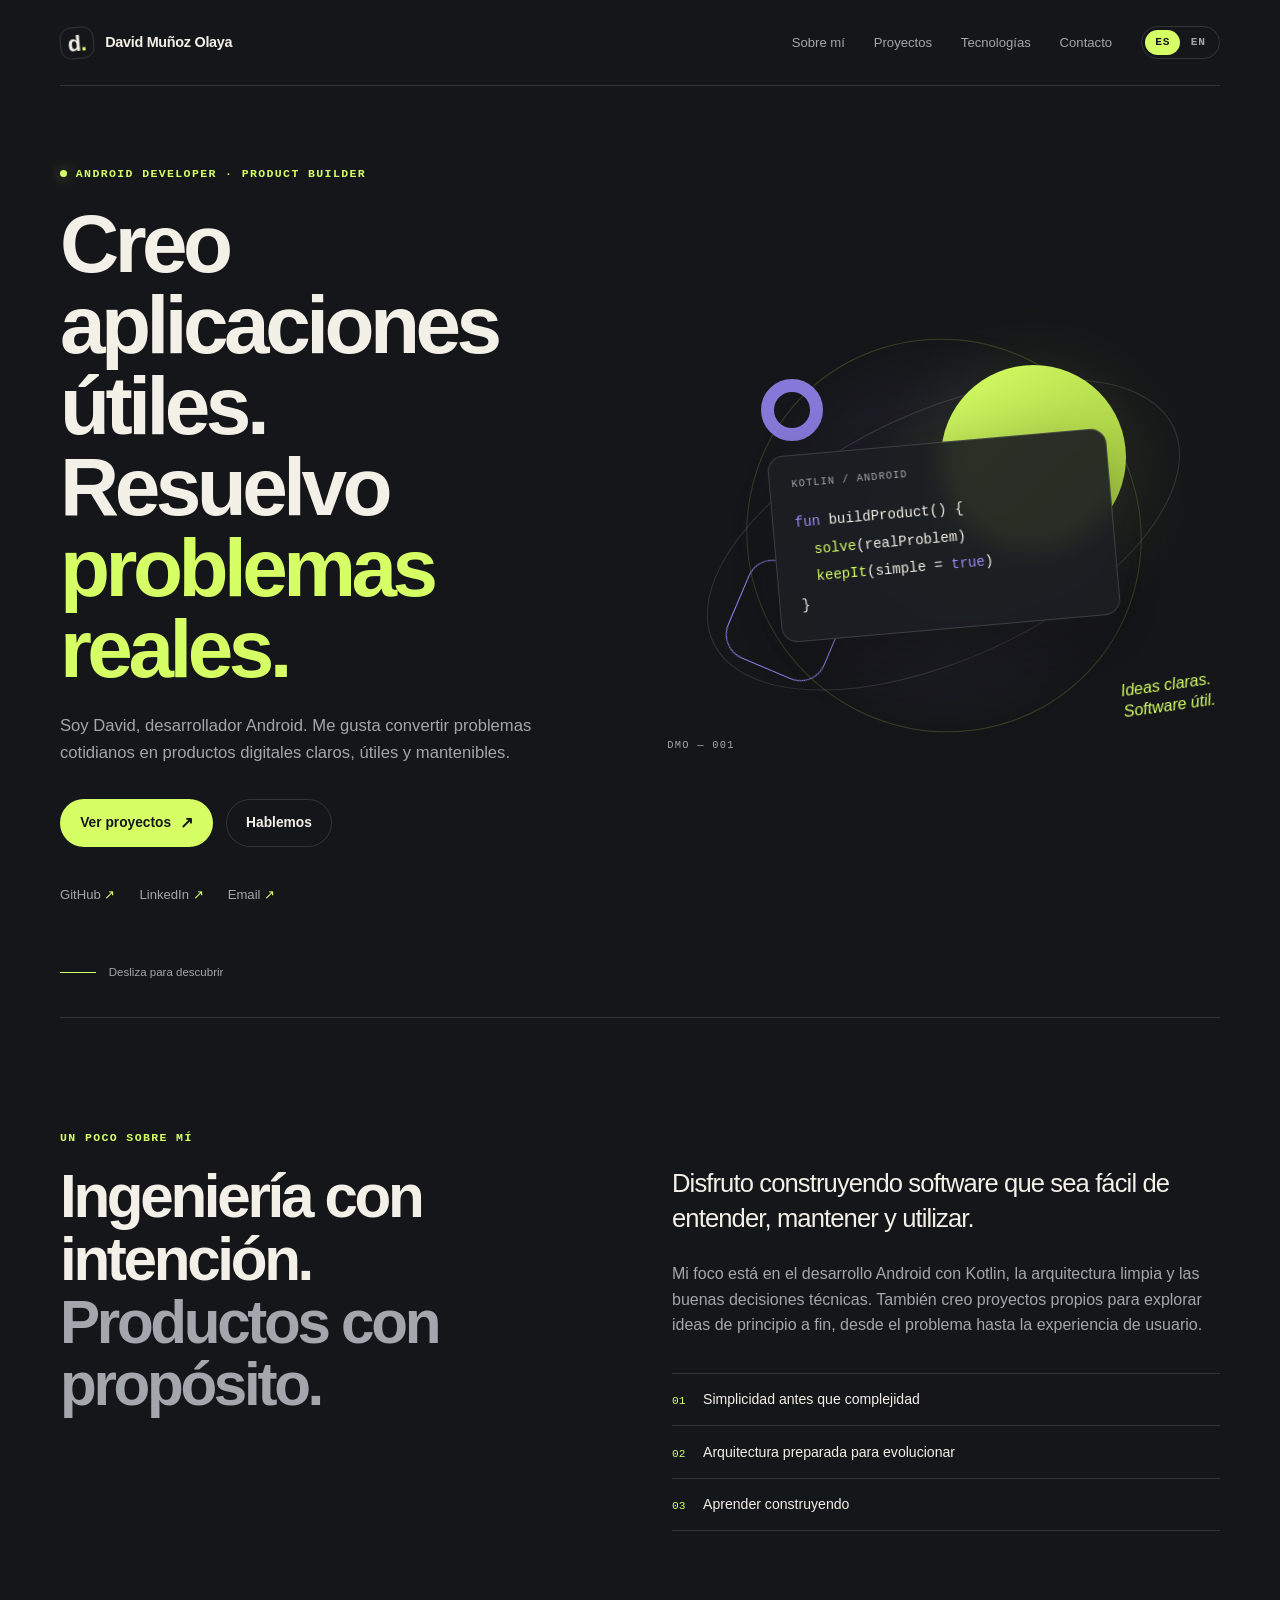
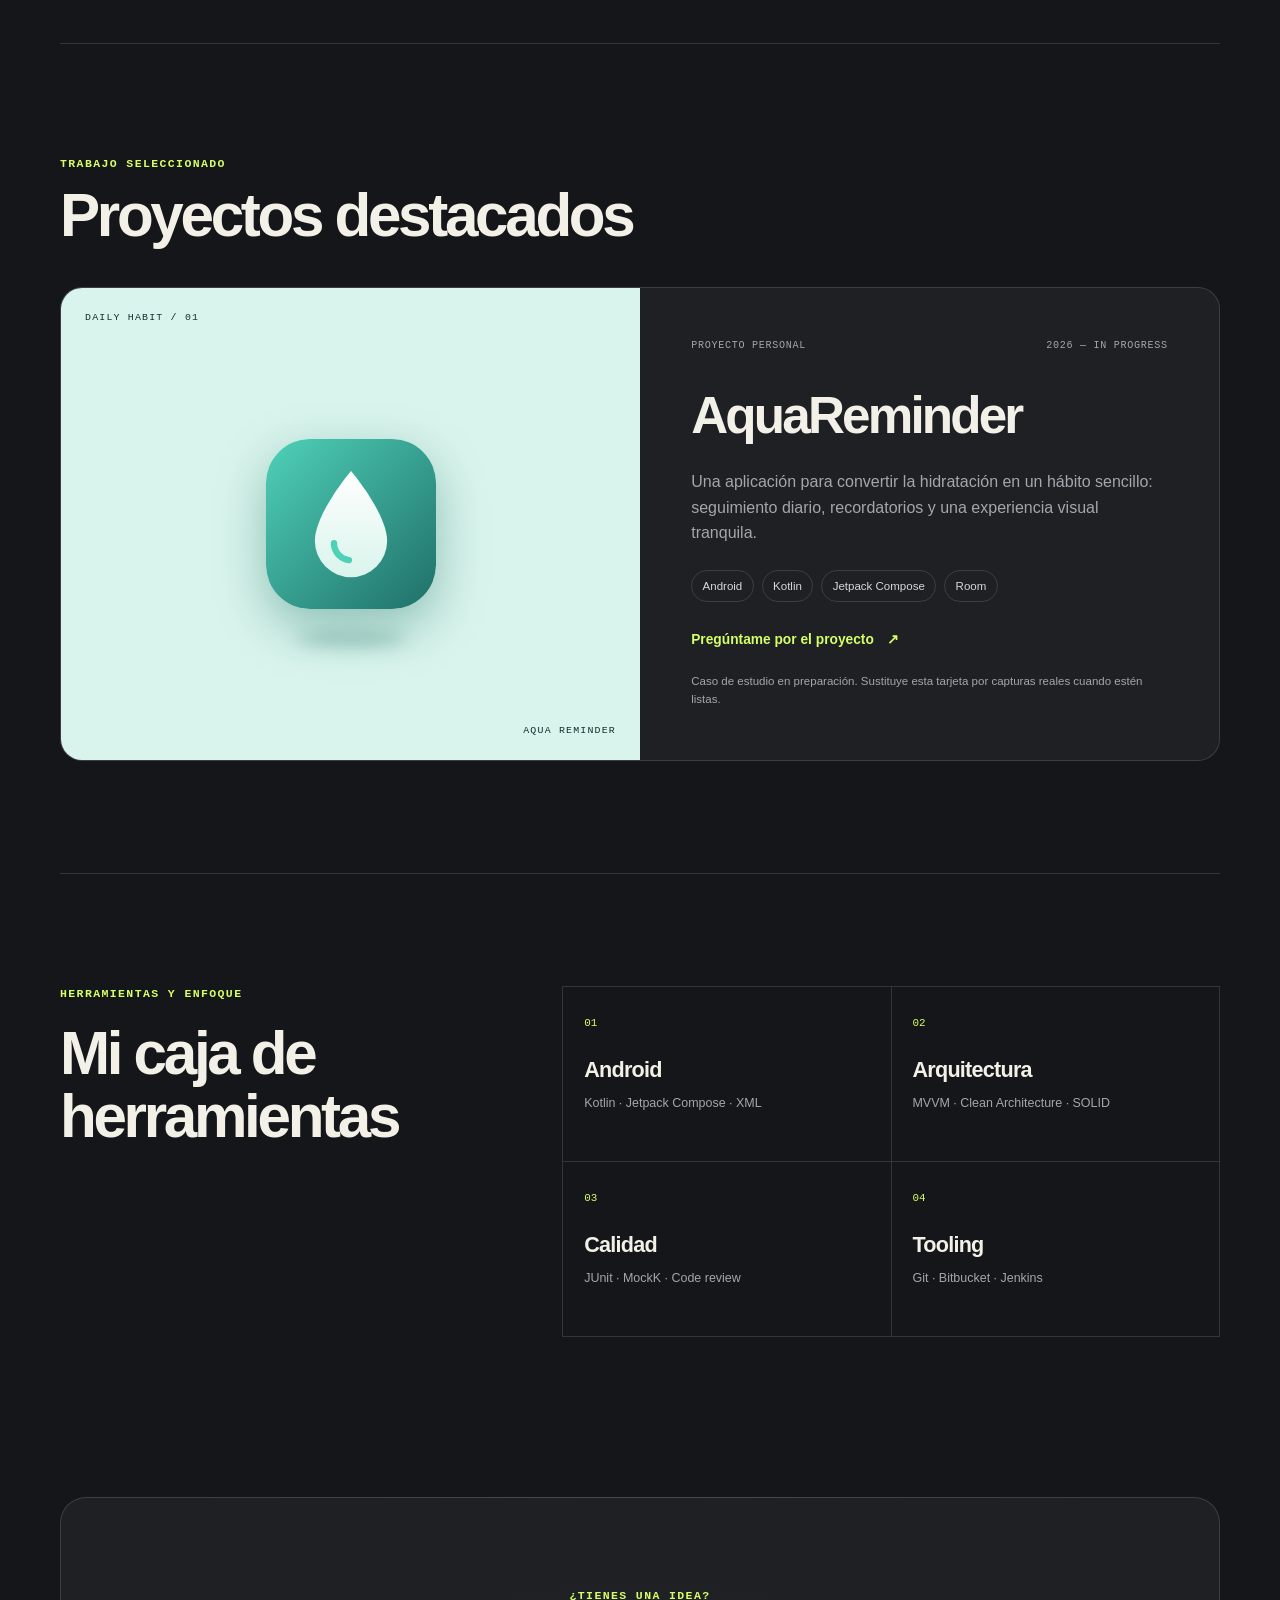
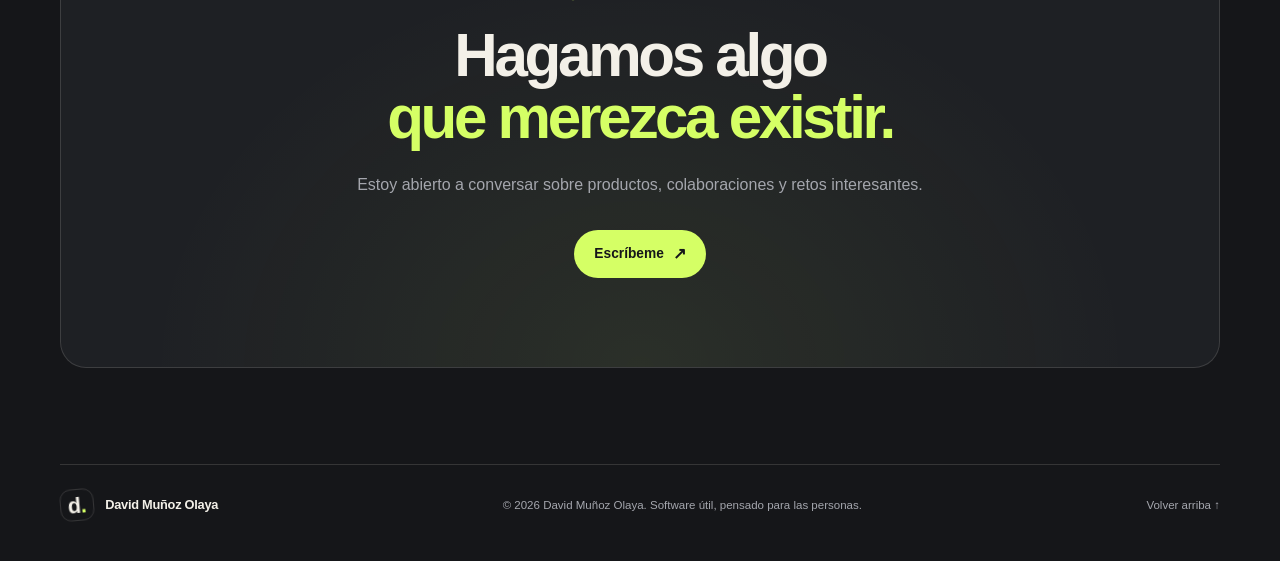
<file: index.html>
<!doctype html>
<html lang="es">
<head>
  <meta charset="utf-8">
  <meta name="viewport" content="width=device-width, initial-scale=1">
  <meta name="description" content="David Muñoz Olaya, Android Developer. Desarrollo aplicaciones útiles, soluciones mantenibles y productos digitales.">
  <meta name="theme-color" content="#151619">
  <meta property="og:title" content="David Muñoz Olaya — Android Developer">
  <meta property="og:description" content="Building useful apps. Solving real problems.">
  <meta property="og:type" content="website">
  <title>David Muñoz Olaya — Android Developer</title>
  <link rel="icon" href="assets/favicon.png" type="image/png">
  <link rel="stylesheet" href="css/styles.css">
  <script src="js/main.js" defer></script>
</head>
<body>
  <a class="skip-link" href="#main" data-i18n="skip">Saltar al contenido</a>

  <header class="site-header">
    <a class="brand" href="#home" aria-label="David Muñoz Olaya, inicio">
      <span class="brand-mark" aria-hidden="true">d<span>.</span></span>
      <span>David Muñoz Olaya</span>
    </a>
    <button class="menu-toggle" type="button" aria-expanded="false" aria-controls="primary-nav">
      <span class="sr-only" data-i18n="menu">Abrir menú</span><span></span><span></span>
    </button>
    <nav class="primary-nav" id="primary-nav" aria-label="Navegación principal">
      <a href="#about" data-i18n="navAbout">Sobre mí</a>
      <a href="#projects" data-i18n="navProjects">Proyectos</a>
      <a href="#toolbox" data-i18n="navToolbox">Tecnologías</a>
      <a href="#contact" data-i18n="navContact">Contacto</a>
      <button class="language-toggle" type="button" aria-label="Switch to English"><span class="is-active" data-lang="es">ES</span><span data-lang="en">EN</span></button>
    </nav>
  </header>

  <main id="main">
    <section class="hero section-wrap" id="home" aria-labelledby="hero-title">
      <div class="hero-copy">
        <p class="eyebrow"><span class="status-dot"></span><span data-i18n="eyebrow">ANDROID DEVELOPER · PRODUCT BUILDER</span></p>
        <h1 id="hero-title" data-i18n-html="heroTitle">Creo aplicaciones útiles.<br>Resuelvo <span class="accent">problemas reales.</span></h1>
        <p class="hero-description" data-i18n="heroDescription">Soy David, desarrollador Android. Me gusta convertir problemas cotidianos en productos digitales claros, útiles y mantenibles.</p>
        <div class="hero-actions">
          <a class="button button-primary" href="#projects"><span data-i18n="ctaProjects">Ver proyectos</span><span class="button-arrow" aria-hidden="true">↗</span></a>
          <a class="button button-secondary" href="#contact" data-i18n="ctaContact">Hablemos</a>
        </div>
        <div class="social-links" aria-label="Enlaces profesionales">
          <a href="https://github.com/dmolaya" target="_blank" rel="noreferrer">GitHub <span aria-hidden="true">↗</span></a>
          <a href="https://www.linkedin.com/in/david-muñoz-olaya" target="_blank" rel="noreferrer">LinkedIn <span aria-hidden="true">↗</span></a>
          <a href="mailto:dmolaya.dev@gmail.com" data-i18n-html="emailLink">Email <span aria-hidden="true">↗</span></a>
        </div>
      </div>

      <div class="hero-art" aria-label="Composición gráfica abstracta">
        <div class="orbit orbit-one"></div>
        <div class="orbit orbit-two"></div>
        <div class="shape shape-circle"></div>
        <div class="shape shape-square"></div>
        <div class="shape shape-ring"></div>
        <div class="code-card">
          <span class="code-card-label">KOTLIN / ANDROID</span>
          <code><span class="code-purple">fun</span> buildProduct() {<br>&nbsp;&nbsp;<span class="code-green">solve</span>(realProblem)<br>&nbsp;&nbsp;<span class="code-green">keepIt</span>(simple = <span class="code-purple">true</span>)<br>}</code>
        </div>
        <p class="art-note" data-i18n-html="artNote">Ideas claras.<br>Software útil.</p>
        <span class="art-index">DMO — 001</span>
      </div>
      <a class="scroll-cue" href="#about"><span class="scroll-line"></span><span data-i18n="scroll">Desliza para descubrir</span></a>
    </section>

    <section class="section section-wrap about-section" id="about">
      <div class="section-heading">
        <p class="eyebrow" data-i18n="aboutEyebrow">UN POCO SOBRE MÍ</p>
        <h2 data-i18n-html="aboutTitle">Ingeniería con intención.<br><span class="muted">Productos con propósito.</span></h2>
      </div>
      <div class="about-content">
        <p class="about-lead" data-i18n="aboutLead">Disfruto construyendo software que sea fácil de entender, mantener y utilizar.</p>
        <p class="body-copy" data-i18n="aboutBody">Mi foco está en el desarrollo Android con Kotlin, la arquitectura limpia y las buenas decisiones técnicas. También creo proyectos propios para explorar ideas de principio a fin, desde el problema hasta la experiencia de usuario.</p>
        <div class="principles">
          <div><span>01</span><strong data-i18n="principleOne">Simplicidad antes que complejidad</strong></div>
          <div><span>02</span><strong data-i18n="principleTwo">Arquitectura preparada para evolucionar</strong></div>
          <div><span>03</span><strong data-i18n="principleThree">Aprender construyendo</strong></div>
        </div>
      </div>
    </section>

    <section class="section section-wrap projects-section" id="projects">
      <div class="section-topline">
        <div>
          <p class="eyebrow" data-i18n="projectsEyebrow">TRABAJO SELECCIONADO</p>
          <h2 data-i18n="projectsTitle">Proyectos destacados</h2>
        </div>
      </div>
      <article class="project-card">
        <div class="project-visual aqua-visual">
          <span class="aqua-shadow" aria-hidden="true"></span>
          <img class="aqua-logo" src="assets/aquareminder-logo.svg" alt="Logo de AquaReminder" width="160" height="160">
          <div class="aqua-label aqua-label-top">DAILY HABIT / 01</div>
          <div class="aqua-label aqua-label-bottom">AQUA REMINDER</div>
        </div>
        <div class="project-details">
          <div class="project-meta"><span data-i18n="personalProject">PROYECTO PERSONAL</span><span>2026 — IN PROGRESS</span></div>
          <h3>AquaReminder</h3>
          <p data-i18n="aquaDescription">Una aplicación para convertir la hidratación en un hábito sencillo: seguimiento diario, recordatorios y una experiencia visual tranquila.</p>
          <ul class="tag-list" aria-label="Tecnologías">
            <li>Android</li><li>Kotlin</li><li>Jetpack Compose</li><li>Room</li>
          </ul>
          <a class="text-link" href="aquareminder.html" data-i18n-html="aquaLink">Pregúntame por el proyecto <span aria-hidden="true">↗</span></a>
          <p class="project-note" data-i18n="projectNote">Caso de estudio en preparación. Sustituye esta tarjeta por capturas reales cuando estén listas.</p>
        </div>
      </article>
    </section>

    <section class="section section-wrap toolbox-section" id="toolbox">
      <div class="section-heading">
        <p class="eyebrow" data-i18n="toolboxEyebrow">HERRAMIENTAS Y ENFOQUE</p>
        <h2 data-i18n="toolboxTitle">Mi caja de herramientas</h2>
      </div>
      <div class="toolbox-grid">
        <article class="toolbox-item"><span class="toolbox-number">01</span><h3>Android</h3><p>Kotlin · Jetpack Compose · XML</p></article>
        <article class="toolbox-item"><span class="toolbox-number">02</span><h3 data-i18n="toolboxArchitecture">Arquitectura</h3><p>MVVM · Clean Architecture · SOLID</p></article>
        <article class="toolbox-item"><span class="toolbox-number">03</span><h3 data-i18n="toolboxQuality">Calidad</h3><p>JUnit · MockK · Code review</p></article>
        <article class="toolbox-item"><span class="toolbox-number">04</span><h3>Tooling</h3><p>Git · Bitbucket · Jenkins</p></article>
      </div>
    </section>

    <section class="contact-section section-wrap" id="contact">
      <p class="eyebrow" data-i18n="contactEyebrow">¿TIENES UNA IDEA?</p>
      <h2 data-i18n-html="contactTitle">Hagamos algo<br><span class="accent">que merezca existir.</span></h2>
      <p data-i18n="contactDescription">Estoy abierto a conversar sobre productos, colaboraciones y retos interesantes.</p>
      <a class="button button-primary" href="mailto:dmolaya.dev@gmail.com" data-i18n-html="contactCta">Escríbeme <span class="button-arrow" aria-hidden="true">↗</span></a>
    </section>
  </main>

  <footer class="site-footer section-wrap">
    <a class="brand" href="#home"><span class="brand-mark">d<span>.</span></span><span>David Muñoz Olaya</span></a>
    <p>© <span id="year"></span> David Muñoz Olaya. <span data-i18n="footer">Software útil, pensado para las personas.</span></p>
    <a href="#home" class="back-top" data-i18n="backTop">Volver arriba ↑</a>
  </footer>
</body>
</html>
</file>
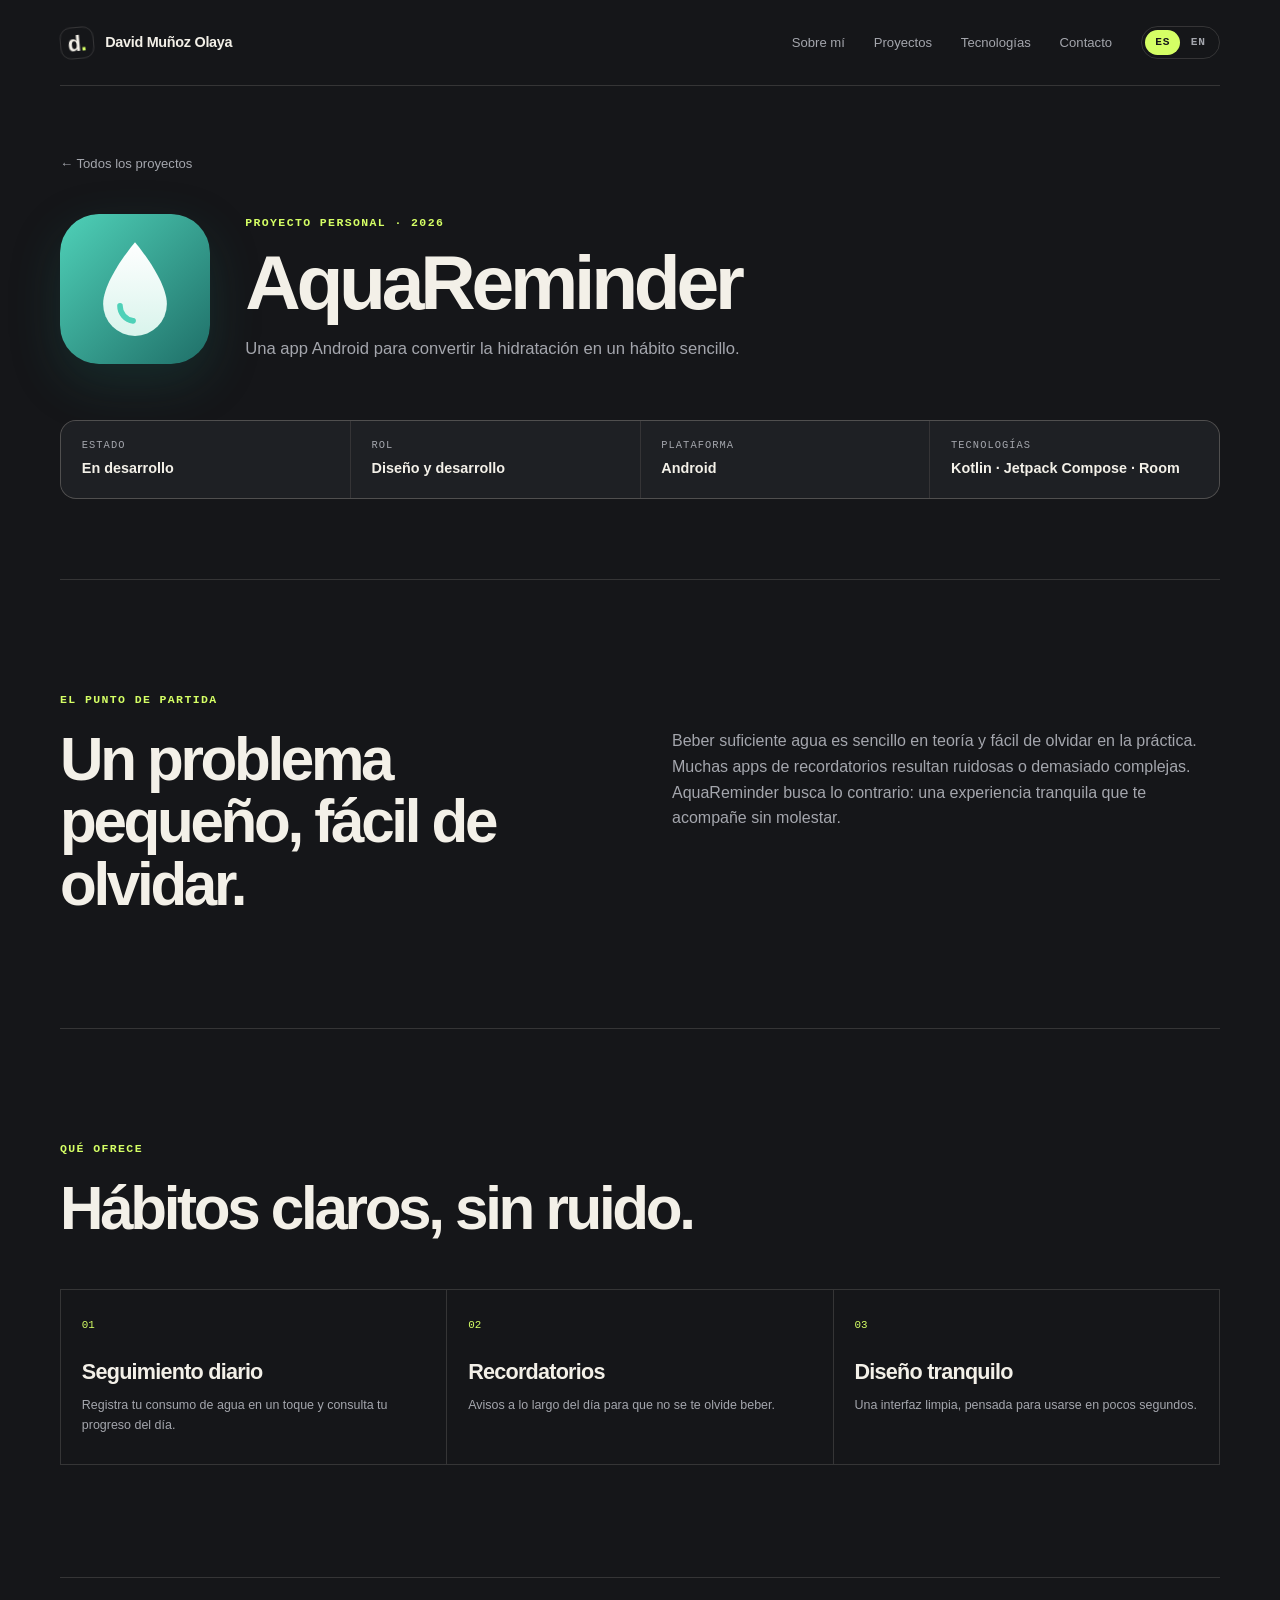
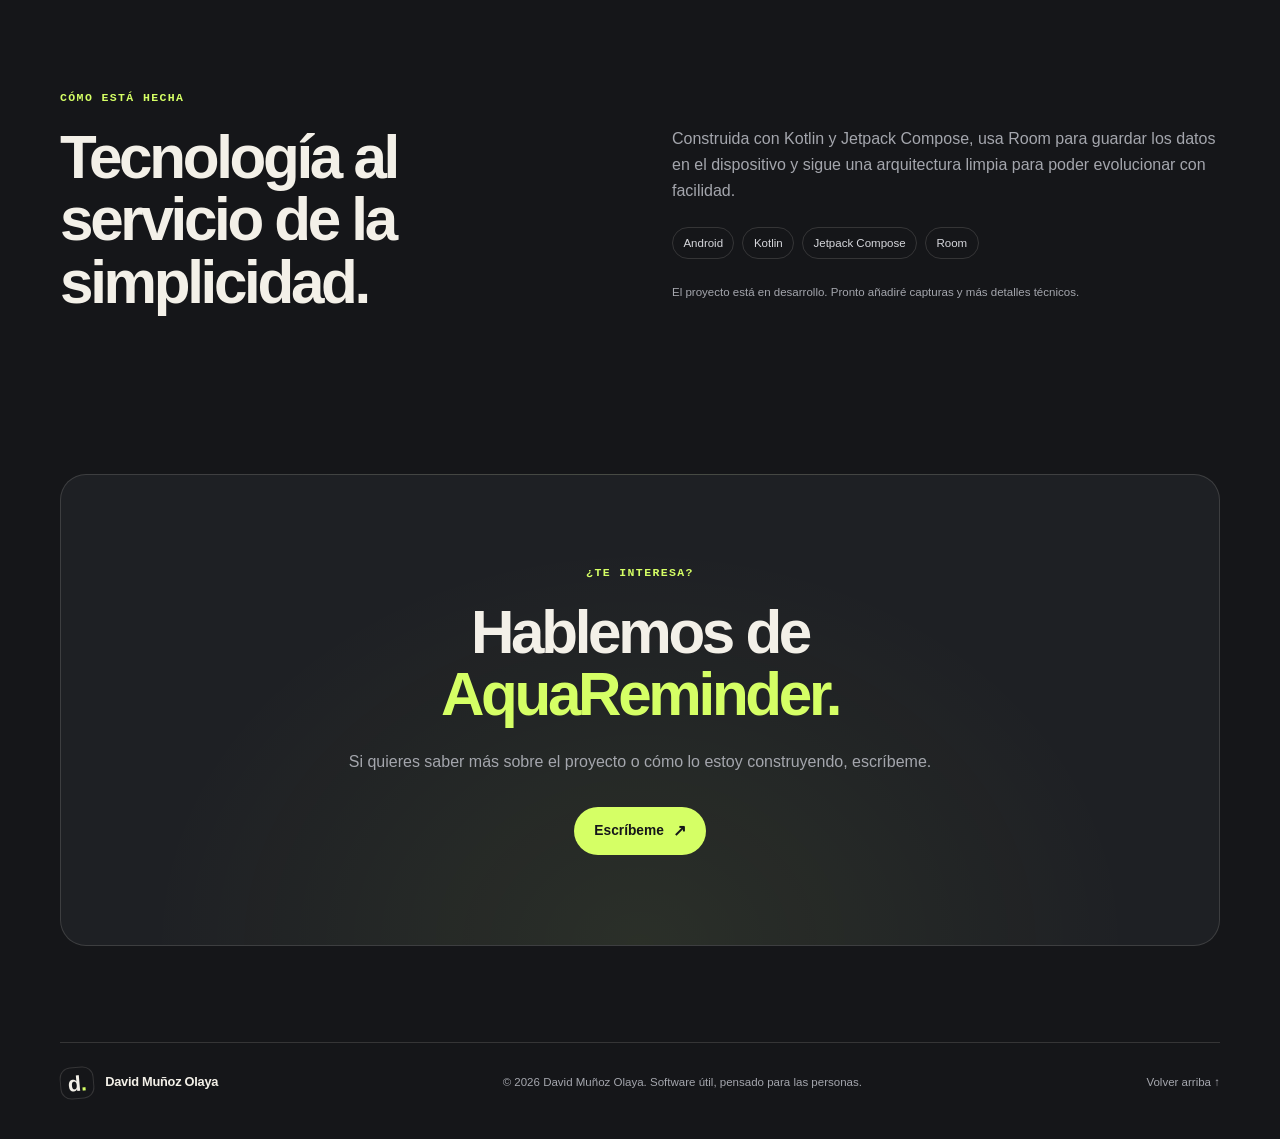
<file: aquareminder.html>
<!doctype html>
<html lang="es">
<head>
  <meta charset="utf-8">
  <meta name="viewport" content="width=device-width, initial-scale=1">
  <meta name="description" content="AquaReminder: una app Android para convertir la hidratación en un hábito sencillo.">
  <meta name="theme-color" content="#151619">
  <title>AquaReminder — David Muñoz Olaya</title>
  <link rel="icon" href="assets/favicon.png" type="image/png">
  <link rel="stylesheet" href="css/styles.css">
  <script src="js/main.js" defer></script>
</head>
<body>
  <a class="skip-link" href="#main" data-i18n="skip">Saltar al contenido</a>

  <header class="site-header">
    <a class="brand" href="index.html#home" aria-label="David Muñoz Olaya, inicio">
      <span class="brand-mark" aria-hidden="true">d<span>.</span></span>
      <span>David Muñoz Olaya</span>
    </a>
    <button class="menu-toggle" type="button" aria-expanded="false" aria-controls="primary-nav">
      <span class="sr-only" data-i18n="menu">Abrir menú</span><span></span><span></span>
    </button>
    <nav class="primary-nav" id="primary-nav" aria-label="Navegación principal">
      <a href="index.html#about" data-i18n="navAbout">Sobre mí</a>
      <a href="index.html#projects" data-i18n="navProjects">Proyectos</a>
      <a href="index.html#toolbox" data-i18n="navToolbox">Tecnologías</a>
      <a href="index.html#contact" data-i18n="navContact">Contacto</a>
      <button class="language-toggle" type="button" aria-label="Switch to English"><span class="is-active" data-lang="es">ES</span><span data-lang="en">EN</span></button>
    </nav>
  </header>

  <main id="main">
    <section class="section-wrap project-page-hero">
      <a class="back-link" href="index.html#projects" data-i18n="backToProjects">← Todos los proyectos</a>
      <div class="project-page-intro">
        <img class="project-page-logo" src="assets/aquareminder-logo.svg" alt="Logo de AquaReminder" width="160" height="160">
        <div>
          <p class="eyebrow" data-i18n="aquaPageEyebrow">PROYECTO PERSONAL · 2026</p>
          <h1>AquaReminder</h1>
          <p class="hero-description" data-i18n="aquaPageLead">Una app Android para convertir la hidratación en un hábito sencillo.</p>
        </div>
      </div>
      <dl class="project-facts">
        <div><dt data-i18n="factStatus">Estado</dt><dd data-i18n="factStatusValue">En desarrollo</dd></div>
        <div><dt data-i18n="factRole">Rol</dt><dd data-i18n="factRoleValue">Diseño y desarrollo</dd></div>
        <div><dt data-i18n="factPlatform">Plataforma</dt><dd>Android</dd></div>
        <div><dt data-i18n="factStack">Tecnologías</dt><dd>Kotlin · Jetpack Compose · Room</dd></div>
      </dl>
    </section>

    <section class="section section-wrap about-section">
      <div class="section-heading">
        <p class="eyebrow" data-i18n="aquaProblemEyebrow">EL PUNTO DE PARTIDA</p>
        <h2 data-i18n="aquaProblemTitle">Un problema pequeño, fácil de olvidar.</h2>
      </div>
      <div class="about-content">
        <p class="body-copy" data-i18n="aquaProblemBody">Beber suficiente agua es sencillo en teoría y fácil de olvidar en la práctica. Muchas apps de recordatorios resultan ruidosas o demasiado complejas. AquaReminder busca lo contrario: una experiencia tranquila que te acompañe sin molestar.</p>
      </div>
    </section>

    <section class="section section-wrap">
      <div class="section-heading">
        <p class="eyebrow" data-i18n="aquaFeaturesEyebrow">QUÉ OFRECE</p>
        <h2 data-i18n="aquaFeaturesTitle">Hábitos claros, sin ruido.</h2>
      </div>
      <div class="feature-grid">
        <article class="toolbox-item"><span class="toolbox-number">01</span><h3 data-i18n="feature1Title">Seguimiento diario</h3><p data-i18n="feature1Body">Registra tu consumo de agua en un toque y consulta tu progreso del día.</p></article>
        <article class="toolbox-item"><span class="toolbox-number">02</span><h3 data-i18n="feature2Title">Recordatorios</h3><p data-i18n="feature2Body">Avisos a lo largo del día para que no se te olvide beber.</p></article>
        <article class="toolbox-item"><span class="toolbox-number">03</span><h3 data-i18n="feature3Title">Diseño tranquilo</h3><p data-i18n="feature3Body">Una interfaz limpia, pensada para usarse en pocos segundos.</p></article>
      </div>
    </section>

    <section class="section section-wrap about-section">
      <div class="section-heading">
        <p class="eyebrow" data-i18n="aquaBuildEyebrow">CÓMO ESTÁ HECHA</p>
        <h2 data-i18n="aquaBuildTitle">Tecnología al servicio de la simplicidad.</h2>
      </div>
      <div class="about-content">
        <p class="body-copy" data-i18n="aquaBuildBody">Construida con Kotlin y Jetpack Compose, usa Room para guardar los datos en el dispositivo y sigue una arquitectura limpia para poder evolucionar con facilidad.</p>
        <ul class="tag-list" aria-label="Tecnologías">
          <li>Android</li><li>Kotlin</li><li>Jetpack Compose</li><li>Room</li>
        </ul>
        <p class="project-note" data-i18n="aquaStatusNote">El proyecto está en desarrollo. Pronto añadiré capturas y más detalles técnicos.</p>
      </div>
    </section>

    <section class="contact-section section-wrap">
      <p class="eyebrow" data-i18n="aquaCtaEyebrow">¿TE INTERESA?</p>
      <h2 data-i18n-html="aquaCtaTitle">Hablemos de<br><span class="accent">AquaReminder.</span></h2>
      <p data-i18n="aquaCtaBody">Si quieres saber más sobre el proyecto o cómo lo estoy construyendo, escríbeme.</p>
      <a class="button button-primary" href="mailto:dmolaya.dev@gmail.com?subject=AquaReminder" data-i18n-html="contactCta">Escríbeme <span class="button-arrow" aria-hidden="true">↗</span></a>
    </section>
  </main>

  <footer class="site-footer section-wrap">
    <a class="brand" href="index.html#home"><span class="brand-mark">d<span>.</span></span><span>David Muñoz Olaya</span></a>
    <p>© <span id="year"></span> David Muñoz Olaya. <span data-i18n="footer">Software útil, pensado para las personas.</span></p>
    <a href="#main" class="back-top" data-i18n="backTop">Volver arriba ↑</a>
  </footer>
</body>
</html>
</file>
<file: css/styles.css>
:root {
  color-scheme: dark;
  --bg: #151619;
  --surface: #1e2024;
  --surface-raised: #25272d;
  --text: #f3f0e8;
  --muted: #a4a6ad;
  --line: rgba(243, 240, 232, .14);
  --lime: #d5ff65;
  --violet: #9b8afb;
  --font-display: "Space Grotesk", "Arial", sans-serif;
  --font-body: "Inter", "Helvetica Neue", sans-serif;
  --font-mono: "SFMono-Regular", Consolas, monospace;
  --wrap: 1160px;
}
* { box-sizing: border-box; }
html { scroll-behavior: smooth; scroll-padding-top: 90px; }
body { margin: 0; background: var(--bg); color: var(--text); font-family: var(--font-body); line-height: 1.6; }
a { color: inherit; text-decoration: none; }
button { font: inherit; }
::selection { background: var(--lime); color: var(--bg); }
.skip-link { position: absolute; top: -60px; left: 1rem; z-index: 100; padding: .75rem 1rem; background: var(--lime); color: var(--bg); }
.skip-link:focus { top: 1rem; }
.sr-only { position: absolute; width: 1px; height: 1px; padding: 0; margin: -1px; overflow: hidden; clip: rect(0,0,0,0); white-space: nowrap; border: 0; }
.section-wrap { width: min(var(--wrap), calc(100% - 3rem)); margin-inline: auto; }
.site-header { position: sticky; top: 0; z-index: 20; width: min(var(--wrap), calc(100% - 3rem)); height: 86px; margin-inline: auto; display: flex; align-items: center; justify-content: space-between; border-bottom: 1px solid var(--line); background: var(--bg); }
.brand { display: inline-flex; align-items: center; gap: .7rem; font-size: .9rem; font-weight: 650; letter-spacing: -.02em; }
.brand-mark { display: block; width: 34px; height: 32px; line-height: 32px; text-align: center; border: 1px solid var(--line); border-radius: 11px; font-family: var(--font-display); font-size: 1.35rem; font-weight: 700; transform: rotate(-5deg); }
.brand-mark span { color: var(--lime); }
.primary-nav { display: flex; align-items: center; gap: 1.8rem; font-size: .82rem; color: var(--muted); }
.primary-nav a:hover, .social-links a:hover, .back-top:hover { color: var(--lime); }
.language-toggle { position: relative; display: grid; grid-template-columns: 1fr 1fr; padding: 3px; border: 1px solid var(--line); border-radius: 999px; background: transparent; color: var(--muted); cursor: pointer; font: 600 .7rem/1 var(--font-mono); letter-spacing: .06em; transition: border-color .2s ease; }
.language-toggle:hover { border-color: var(--lime); }
.language-toggle::before { content: ""; position: absolute; top: 3px; bottom: 3px; left: 3px; width: calc(50% - 3px); border-radius: 999px; background: var(--lime); transition: transform .35s cubic-bezier(.4, 0, .2, 1); }
.language-toggle[data-active="en"]::before { transform: translateX(100%); }
.language-toggle span { position: relative; z-index: 1; padding: .45rem .65rem; text-align: center; transition: color .3s ease; }
.language-toggle .is-active { color: var(--bg); }
.menu-toggle { display: none; }
.hero { min-height: min(760px, calc(100svh - 86px)); display: grid; grid-template-columns: 1.02fr .98fr; align-items: center; position: relative; padding-block: 5rem 7rem; gap: 2rem; }
.hero-copy { position: relative; z-index: 2; animation: enter-up .8s both; }
.eyebrow { margin: 0 0 1.3rem; color: var(--lime); font: 600 .72rem/1.4 var(--font-mono); letter-spacing: .12em; }
.status-dot { display: inline-block; width: 7px; height: 7px; margin-right: .55rem; border-radius: 50%; background: var(--lime); box-shadow: 0 0 14px #d5ff6580; }
h1, h2, h3, p { margin-top: 0; }
h1, h2, h3 { font-family: var(--font-display); letter-spacing: -.055em; }
h1 { max-width: 720px; margin-bottom: 1.5rem; font-size: clamp(3.2rem, 6.4vw, 6.2rem); line-height: .99; font-weight: 650; }
.accent { color: var(--lime); }
.hero-description { max-width: 510px; color: var(--muted); font-size: clamp(1rem, 1.3vw, 1.12rem); }
.hero-actions { display: flex; flex-wrap: wrap; gap: .8rem; margin-top: 2rem; }
.button { min-height: 48px; display: inline-flex; align-items: center; justify-content: center; gap: .55rem; padding: .75rem 1.2rem; border: 1px solid transparent; border-radius: 999px; font-size: .86rem; font-weight: 650; transition: transform .2s ease, background .2s ease, border-color .2s ease; }
.button:hover { transform: translateY(-3px); }
.button-arrow { display: inline-block; font-size: 1rem; font-weight: 700; line-height: 1; transition: transform .2s ease; }
.button:hover .button-arrow { transform: translateX(3px); }
.button-primary { background: var(--lime); color: var(--bg); }
.button-primary:hover { background: #e2ff91; }
.button-secondary { border-color: var(--line); }
.button-secondary:hover { border-color: var(--lime); }
.social-links { display: flex; gap: 1.5rem; margin-top: 2.3rem; color: var(--muted); font-size: .82rem; }
.social-links span { color: var(--lime); }
.hero-art { position: relative; min-height: 460px; display: grid; place-items: center; isolation: isolate; }
.hero-art::before { content: ""; position: absolute; width: 75%; aspect-ratio: 1; border-radius: 50%; background: radial-gradient(circle, #d5ff651a 0, #9b8afb0d 42%, transparent 70%); filter: blur(8px); z-index: -2; }
.orbit { position: absolute; border: 1px solid var(--line); border-radius: 50%; transform: rotate(-25deg); }
.orbit-one { width: 92%; height: 54%; animation: orbit-drift 14s ease-in-out infinite alternate; }
.orbit-two { width: 72%; height: 85%; transform: rotate(38deg); border-color: #d5ff652e; animation: orbit-drift 17s ease-in-out infinite alternate-reverse; }
.shape { position: absolute; will-change: transform; }
.shape-circle { width: 185px; aspect-ratio: 1; top: 13%; right: 17%; border-radius: 50%; background: linear-gradient(135deg, var(--lime), #a2c83c); box-shadow: 0 20px 90px #d5ff6526; animation: float 7s ease-in-out infinite; }
.shape-square { width: 105px; height: 105px; left: 12%; bottom: 20%; border: 1px solid var(--violet); border-radius: 26px; transform: rotate(23deg); animation: square-float 9s ease-in-out infinite; }
.shape-ring { width: 62px; aspect-ratio: 1; left: 17%; top: 16%; border: 13px solid var(--violet); border-radius: 50%; opacity: .85; animation: float 6s ease-in-out infinite reverse; }
.code-card { position: relative; z-index: 1; width: min(340px, 82%); padding: 1.35rem; border: 1px solid #ffffff24; border-radius: 16px; background: #1b1d21e8; box-shadow: 0 25px 80px #0005; transform: rotate(-5deg); backdrop-filter: blur(12px); animation: card-enter 1s .15s both; }
.code-card-label { display: block; margin-bottom: 1.2rem; color: var(--muted); font: .65rem var(--font-mono); letter-spacing: .1em; }
.code-card code { font: .88rem/1.9 var(--font-mono); }
.code-purple { color: var(--violet); }.code-green { color: var(--lime); }
.art-note { position: absolute; right: 1%; bottom: 7%; color: var(--lime); font: italic 1rem/1.3 var(--font-display); transform: rotate(-8deg); }
.art-index { position: absolute; left: 0; bottom: 3%; color: var(--muted); font: .65rem var(--font-mono); letter-spacing: .12em; }
.to-top { position: fixed; right: 1.4rem; bottom: 1.4rem; z-index: 30; display: grid; place-items: center; width: 46px; height: 46px; border: 1px solid var(--line); border-radius: 50%; background: var(--bg); color: var(--lime); font-size: 1.2rem; font-weight: 700; cursor: pointer; opacity: 0; transform: translateY(12px); pointer-events: none; transition: opacity .25s, transform .25s, background .2s, color .2s; }
.to-top.is-visible { opacity: 1; transform: none; pointer-events: auto; }
.to-top:hover { background: var(--lime); color: var(--bg); }
.scroll-cue { position: absolute; bottom: 2.2rem; left: 0; display: flex; align-items: center; gap: .8rem; color: var(--muted); font-size: .72rem; }
.scroll-line { width: 36px; height: 1px; background: var(--lime); }
.section { padding-block: 7rem; border-top: 1px solid var(--line); }
.section-heading { max-width: 720px; }
h2 { margin-bottom: 0; font-size: clamp(2.4rem, 4.7vw, 4.5rem); line-height: 1.04; }
.muted { color: var(--muted); }
.about-section { display: grid; grid-template-columns: 1fr 1fr; gap: 4rem; }
.about-content { padding-top: 2.3rem; }
.about-lead { font: 500 clamp(1.3rem, 2vw, 1.8rem)/1.35 var(--font-display); letter-spacing: -.035em; }
.body-copy { color: var(--muted); max-width: 590px; }
.principles { margin-top: 2.2rem; border-top: 1px solid var(--line); }
.principles div { display: flex; gap: 1.1rem; align-items: baseline; padding: .9rem 0; border-bottom: 1px solid var(--line); font-size: .88rem; }
.principles span { color: var(--lime); font: .7rem var(--font-mono); }
.principles strong { font-weight: 500; }
.projects-section { border-top: 1px solid var(--line); }
.section-topline { display: flex; align-items: end; justify-content: space-between; margin-bottom: 2.5rem; }
.section-topline .eyebrow { margin-bottom: .8rem; }
.project-card { display: grid; grid-template-columns: 1fr 1fr; min-height: 420px; border: 1px solid var(--line); border-radius: 22px; overflow: hidden; background: var(--surface); }
.project-visual { position: relative; min-height: 360px; overflow: hidden; background: #d9f4ec; color: #152d2a; display: grid; place-items: center; isolation: isolate; }
.aqua-shadow { position: absolute; bottom: 24%; width: 110px; height: 16px; border-radius: 50%; background: #1c706340; filter: blur(8px); animation: aqua-shadow 5s ease-in-out infinite; }
.aqua-logo { position: relative; z-index: 1; width: clamp(110px, 20vw, 170px); height: auto; border-radius: 26%; box-shadow: 0 18px 50px #1c706366; animation: aqua-float 5s ease-in-out infinite; }
.aqua-label { position: absolute; z-index: 2; font: .62rem var(--font-mono); letter-spacing: .12em; }
.aqua-label-top { top: 1.5rem; left: 1.5rem; }.aqua-label-bottom { bottom: 1.5rem; right: 1.5rem; }
.project-details { align-self: center; padding: clamp(1.5rem, 4vw, 3.2rem); }
.project-meta { display: flex; flex-wrap: wrap; gap: .6rem 1rem; justify-content: space-between; color: var(--muted); font: .63rem var(--font-mono); letter-spacing: .07em; }
.project-details h3 { margin: 1.5rem 0 .8rem; font-size: clamp(2.3rem, 4vw, 3.8rem); }
.project-details > p:not(.project-note) { color: var(--muted); }
.tag-list { display: flex; flex-wrap: wrap; gap: .5rem; padding: 0; margin: 1.5rem 0; list-style: none; }
.tag-list li { padding: .35rem .65rem; border: 1px solid var(--line); border-radius: 999px; color: #d6d7dc; font-size: .72rem; }
.text-link { display: inline-flex; gap: .8rem; color: var(--lime); font-size: .86rem; font-weight: 600; }
.project-note { margin: 1.3rem 0 0; color: var(--muted); font-size: .72rem; }
.back-link { display: inline-block; margin-bottom: 2.5rem; color: var(--muted); font-size: .82rem; transition: color .2s ease; }
.back-link:hover { color: var(--lime); }
.project-page-hero { padding-block: 4rem 5rem; }
.project-page-intro { display: flex; align-items: center; gap: 2.2rem; }
.project-page-logo { width: clamp(96px, 14vw, 150px); height: auto; border-radius: 26%; box-shadow: 0 18px 50px #1c706340; flex: 0 0 auto; }
.project-page-intro h1 { margin-bottom: 1rem; font-size: clamp(2.8rem, 6vw, 5.2rem); }
.project-page-intro .eyebrow { margin-bottom: .8rem; }
.project-page-intro .hero-description { margin-bottom: 0; }
.project-facts { display: grid; grid-template-columns: repeat(4, 1fr); gap: 1px; margin: 3.5rem 0 0; border: 1px solid var(--line); border-radius: 16px; overflow: hidden; background: var(--line); }
.project-facts div { padding: 1.1rem 1.3rem; background: var(--surface); }
.project-facts dt { margin-bottom: .4rem; color: var(--muted); font: .65rem var(--font-mono); letter-spacing: .1em; text-transform: uppercase; }
.project-facts dd { margin: 0; font-size: .9rem; font-weight: 600; }
.feature-grid { display: grid; grid-template-columns: repeat(3, 1fr); margin-top: 3rem; border-top: 1px solid var(--line); border-left: 1px solid var(--line); }
.coming-soon { margin: 1.2rem 0 0; color: var(--muted); font-size: .82rem; }
.toolbox-section { display: grid; grid-template-columns: .8fr 1.2fr; gap: 4rem; }
.toolbox-grid { display: grid; grid-template-columns: repeat(2, 1fr); border-top: 1px solid var(--line); border-left: 1px solid var(--line); }
.toolbox-item { min-height: 175px; padding: 1.3rem; border-right: 1px solid var(--line); border-bottom: 1px solid var(--line); }
.toolbox-number { color: var(--lime); font: .68rem var(--font-mono); }
.toolbox-item h3 { margin: 1.2rem 0 .4rem; font-size: 1.35rem; letter-spacing: -.035em; }
.toolbox-item p { margin: 0; color: var(--muted); font-size: .78rem; }
.contact-section { margin-block: 3rem 6rem; padding: clamp(2rem, 7vw, 6rem); text-align: center; border: 1px solid var(--line); border-radius: 26px; background: radial-gradient(ellipse at 50% 100%, #d5ff6512, transparent 60%), var(--surface); }
.contact-section h2 { margin-bottom: 1.4rem; }
.contact-section > p:not(.eyebrow) { color: var(--muted); margin-bottom: 2rem; }
.site-footer { display: flex; align-items: center; justify-content: space-between; gap: 1rem; padding-block: 1.5rem 2.5rem; border-top: 1px solid var(--line); color: var(--muted); font-size: .72rem; }
.site-footer p { margin: 0; }.site-footer .brand { color: var(--text); font-size: .8rem; }.back-top { white-space: nowrap; }
.reveal { opacity: 0; transform: translateY(22px); transition: opacity .7s ease, transform .7s cubic-bezier(.2,.7,.2,1); }
.reveal.is-visible { opacity: 1; transform: translateY(0); }
:focus-visible { outline: 2px solid var(--lime); outline-offset: 4px; }
@keyframes enter-up { from { opacity: 0; transform: translateY(24px); } to { opacity: 1; transform: translateY(0); } }
@keyframes card-enter { from { opacity: 0; transform: translateY(18px) rotate(-5deg); } to { opacity: 1; transform: translateY(0) rotate(-5deg); } }
@keyframes float { 0%,100% { translate: 0 0; } 50% { translate: 0 -18px; } }
@keyframes square-float { 0%,100% { translate: 0 0; rotate: 23deg; } 50% { translate: 10px -15px; rotate: 35deg; } }
@keyframes orbit-drift { from { translate: -8px 3px; scale: .98; } to { translate: 8px -4px; scale: 1.02; } }
@keyframes aqua-float { 0%,100% { transform: translateY(0); } 50% { transform: translateY(-14px); } }
@keyframes aqua-shadow { 0%,100% { transform: scale(1); opacity: .9; } 50% { transform: scale(.8); opacity: .5; } }
@media (max-width: 850px) {
  .project-facts { grid-template-columns: 1fr 1fr; }
  .feature-grid { grid-template-columns: 1fr; }
  .hero { grid-template-columns: 1fr; padding-top: 5rem; gap: 1rem; }
  .hero-art { min-height: 380px; }
  .hero-copy { max-width: 760px; }
  .about-section, .toolbox-section { grid-template-columns: 1fr; gap: 2rem; }
  .about-content { padding-top: 0; }
  .project-card { grid-template-columns: 1fr; }
  .project-visual { min-height: 320px; }
  .toolbox-section .section-heading { max-width: 650px; }
}
@media (max-width: 620px) {
  .project-page-intro { flex-direction: column; align-items: flex-start; gap: 1.5rem; }
  .section-wrap, .site-header { width: min(100% - 2rem, var(--wrap)); }
  .site-header { height: 72px; }
  .menu-toggle { display: flex; flex-direction: column; gap: 5px; padding: .7rem; border: 1px solid var(--line); border-radius: 10px; background: transparent; }
  .menu-toggle > span:not(.sr-only) { display: block; width: 18px; height: 1px; background: var(--text); }
  .primary-nav { display: none; position: absolute; top: 72px; left: 1rem; right: 1rem; z-index: 10; padding: 1rem; flex-direction: column; align-items: stretch; gap: 0; background: var(--surface-raised); border: 1px solid var(--line); border-radius: 14px; }
  .primary-nav.is-open { display: flex; }
  .primary-nav a { padding: .8rem; }
  .language-toggle { align-self: flex-start; margin: .5rem .8rem; }
  .hero { min-height: auto; padding-block: 4.5rem 5rem; }
  h1 { font-size: clamp(3.05rem, 14vw, 5rem); }
  .hero-art { min-height: 300px; }
  .shape-circle { width: 140px; }.shape-square { width: 75px; height: 75px; border-radius: 18px; }.shape-ring { width: 45px; border-width: 9px; }
  .code-card { width: min(300px, 84%); padding: 1rem; }.code-card code { font-size: .75rem; }
  .art-note { font-size: .82rem; }.scroll-cue { bottom: 1.4rem; }
  .section { padding-block: 4.5rem; }
  .section-topline { align-items: start; gap: 1rem; }
  .project-visual { min-height: 270px; }
  .project-details { padding: 1.4rem; }
  .project-meta { font-size: .58rem; }
  .toolbox-grid { grid-template-columns: 1fr 1fr; }
  .toolbox-item { min-height: 155px; padding: .9rem; }
  .toolbox-item h3 { font-size: 1.1rem; }
  .toolbox-item p { font-size: .7rem; }
  .contact-section { margin-block: 1rem 3rem; padding: 2.2rem 1.2rem; }
  .site-footer { flex-wrap: wrap; }
  .site-footer p { order: 3; width: 100%; }
}
@media (prefers-reduced-motion: reduce) {
  *, *::before, *::after { scroll-behavior: auto !important; animation-duration: .01ms !important; animation-iteration-count: 1 !important; transition-duration: .01ms !important; }
  .reveal { opacity: 1; transform: none; }
}
</file>
